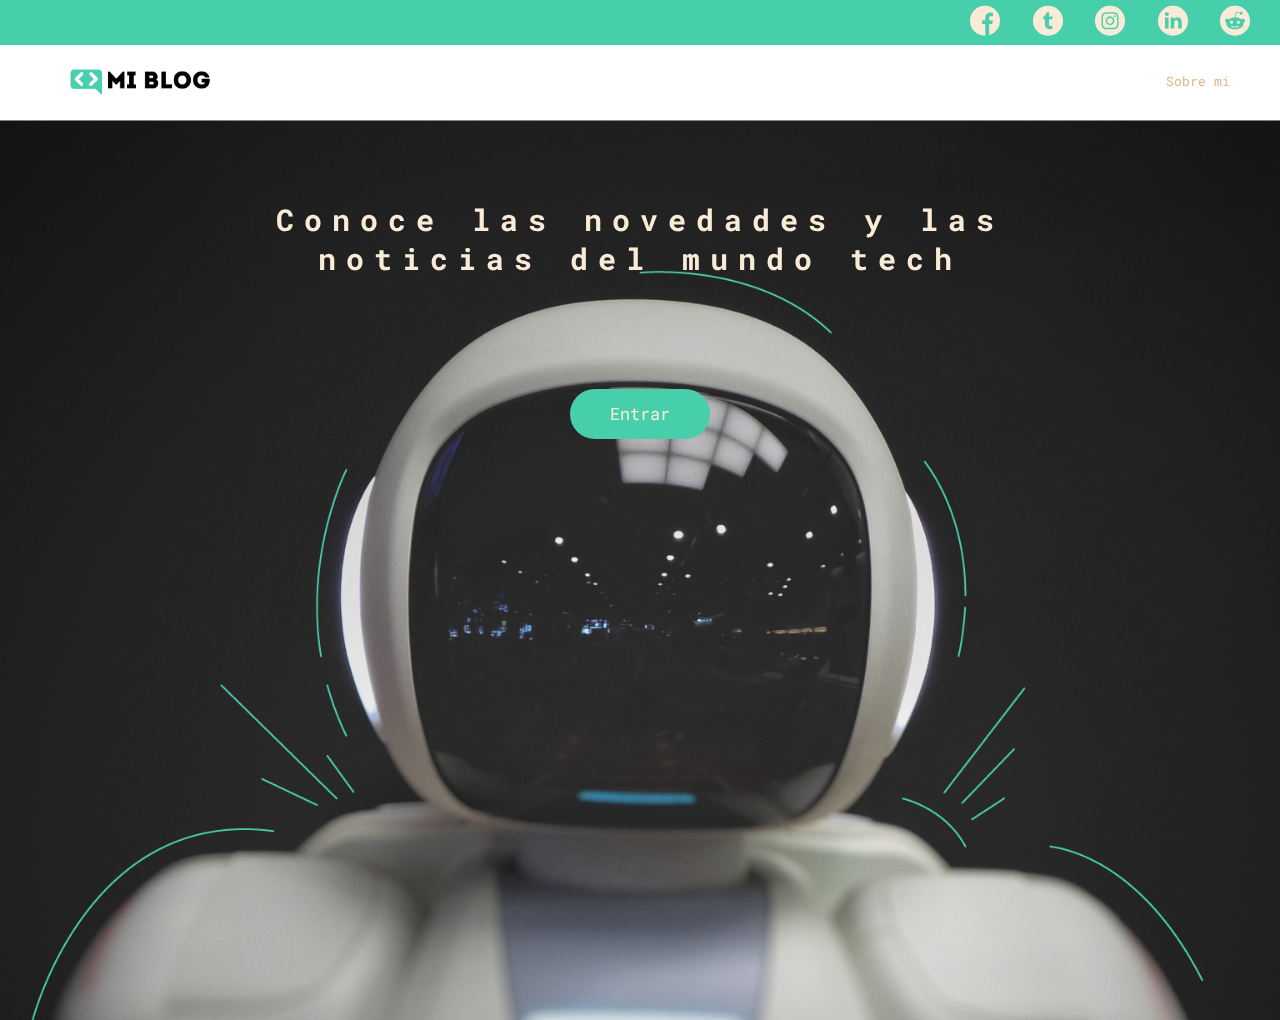
<file: index.html>
<!DOCTYPE html>
<html lang="en">
<head>
    <meta charset="UTF-8">
    <meta http-equiv="X-UA-Compatible" content="IE=edge">
    <meta name="viewport" content="width=device-width, initial-scale=1.0">
    <link rel="stylesheet" href="./css/main.css">
    <link rel="stylesheet" href="./css/font/flaticon.css">
    <link rel="stylesheet" href="./css/media-queries.css">
    <title>Mi blog</title>
</head>
<body class="home-body">

    <header>
        <section class="header-icons-container">
            <div class="icons-container">
                <a href=""> <span class="flaticon-001-facebook"></span> </a>

                <a href=""> <span class="flaticon-002-twitter"></span> </a>

                <a href=""> <span class="flaticon-011-instagram"></span> </a>

                <a href=""> <span class="flaticon-010-linkedin"></span> </a>

                <a href=""> <span class="flaticon-015-reddit"></span> </a>
            </div>
        </section>

        <nav>
            <section class="nav-logo-container">
                <a href="./index.html"> <img src="./assets/img/Logo-negro.png" alt="Logo de mi blog"> </a>
            </section>

            <section class="nav-profileLink">
                <a href="perfil.html">Sobre mi</a>
            </section>
        </nav>
    </header>

    <main class="home-main">
        <section>
            <p class="home-main-text">Conoce las novedades y las noticias del mundo tech</p>

            <a class="home-main-button" href="./blogs.html"/blogs.html">Entrar</a>
        </section>
    </main>

</body>
</html>
</file>
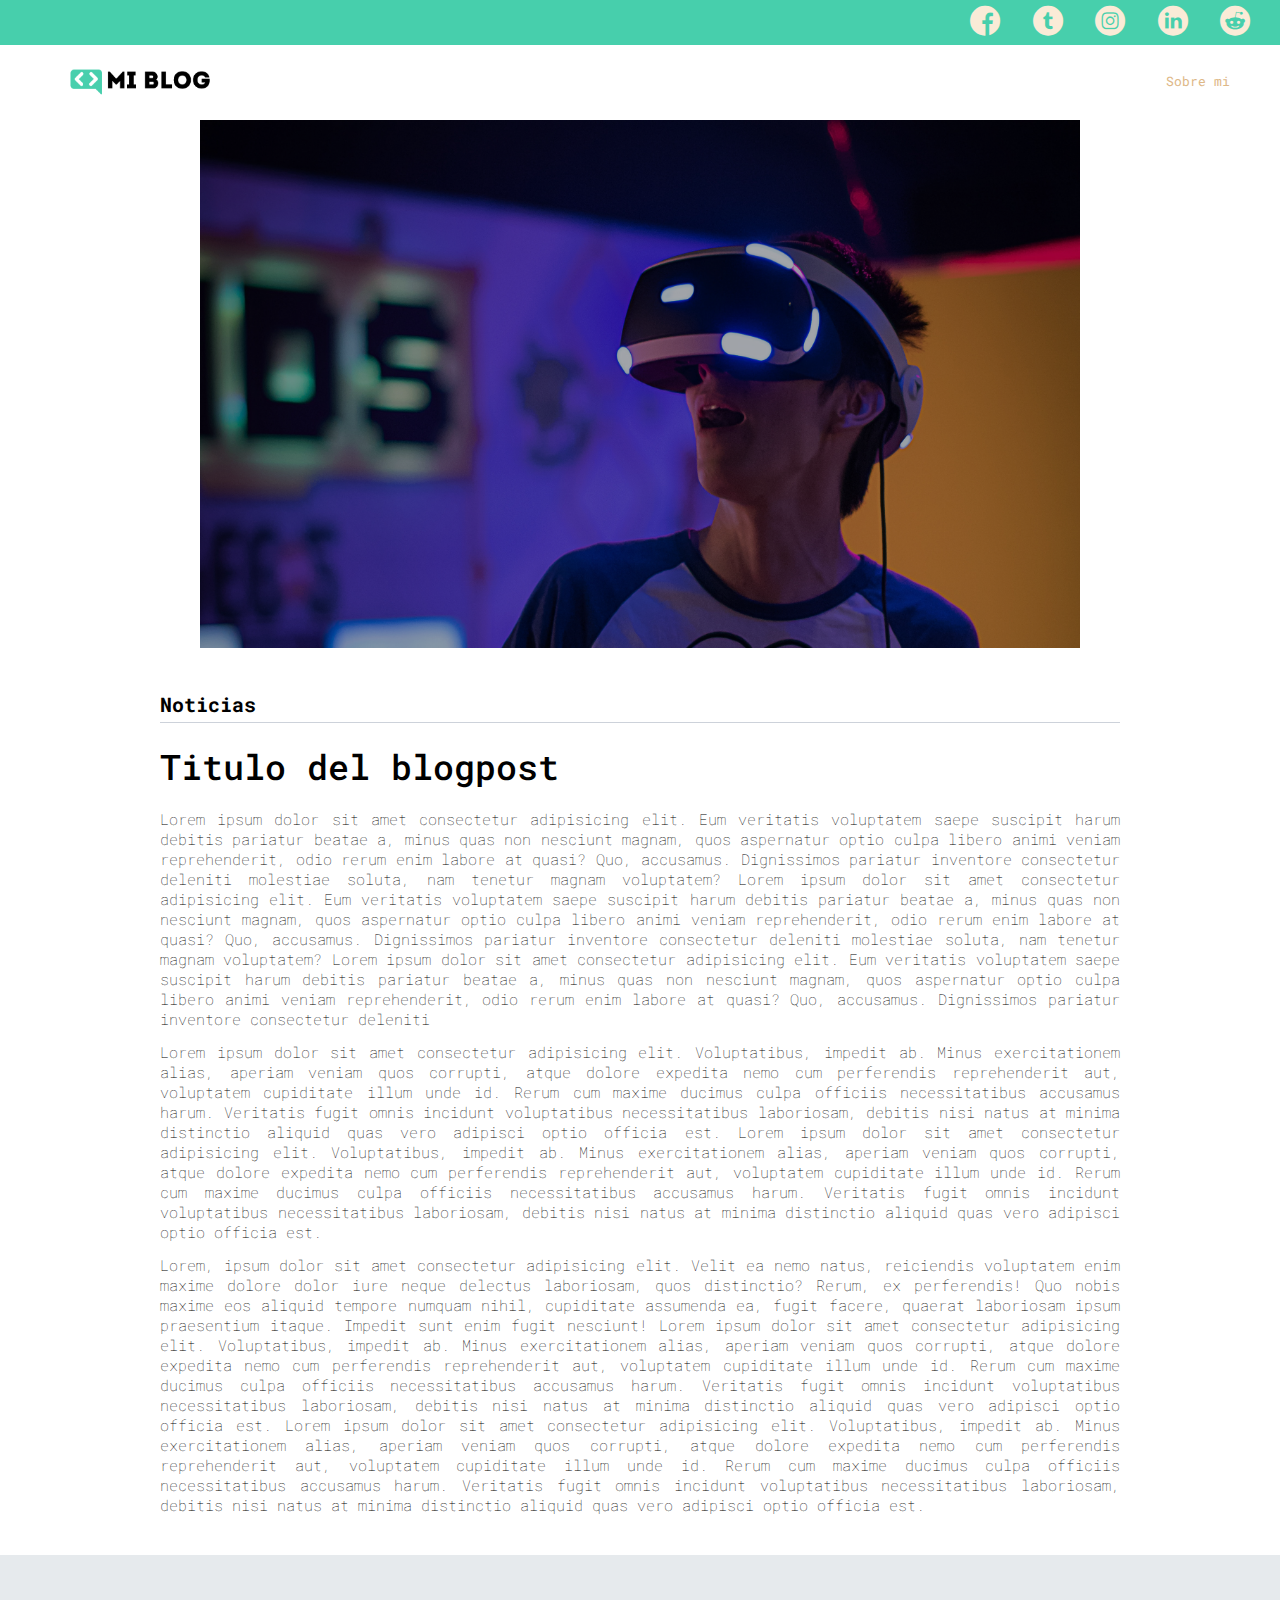
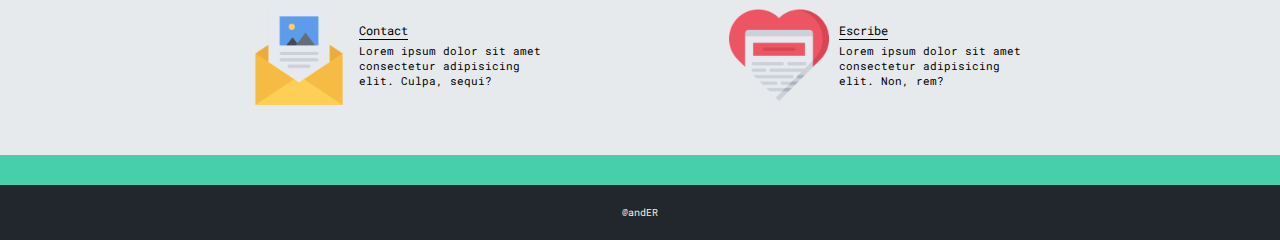
<file: blog.html>
<!DOCTYPE html>
<html lang="en">
<head>
    <meta charset="UTF-8">
    <meta http-equiv="X-UA-Compatible" content="IE=edge">
    <meta name="viewport" content="width=device-width, initial-scale=1.0">
    <link rel="stylesheet" href="./css/main.css">
    <link rel="stylesheet" href="./css/font/flaticon.css">
    <link rel="stylesheet" href="./css/media-queries.css">
    <title>Blogs</title>
</head>
<body>

    <header>
        <section class="header-icons-container">
            <div class="icons-container">
                <a href=""> <span class="flaticon-001-facebook"></span> </a>
                <a href=""> <span class="flaticon-002-twitter"></span> </a>
                <a href=""> <span class="flaticon-011-instagram"></span> </a>
                <a href=""> <span class="flaticon-010-linkedin"></span> </a>
                <a href=""> <span class="flaticon-015-reddit"></span> </a>
            </div>
        </section>

        <nav>
            <section class="nav-logo-container">
                <a href="./index.html"> <img src="./assets/img/Logo-negro.png" alt="Logo de mi blog"> </a>
            </section>

            <section class="nav-profileLink">
                <a href="perfil.html">Sobre mi</a>
            </section>
        </nav>
    </header>
    <!------------------------------------------------------------------>

    <main>
        <section class="grid-container blogpost-img-container">
            <img src="./assets/img/post-1.png" alt="">
        </section>

        <section class="blogpost-main-container">
            <div class="grid-container">
                <h2>Noticias</h2>
                <article>
                    <h1>Titulo del blogpost</h1>
                    <p>
                        Lorem ipsum dolor sit amet consectetur adipisicing elit. Eum veritatis voluptatem saepe suscipit harum debitis pariatur beatae a, minus quas non nesciunt magnam, quos aspernatur optio culpa libero animi veniam reprehenderit, odio rerum enim labore at quasi? Quo, accusamus. Dignissimos pariatur inventore consectetur deleniti molestiae soluta, nam tenetur magnam voluptatem? Lorem ipsum dolor sit amet consectetur adipisicing elit. Eum veritatis voluptatem saepe suscipit harum debitis pariatur beatae a, minus quas non nesciunt magnam, quos aspernatur optio culpa libero animi veniam reprehenderit, odio rerum enim labore at quasi? Quo, accusamus. Dignissimos pariatur inventore consectetur deleniti molestiae soluta, nam tenetur magnam voluptatem? Lorem ipsum dolor sit amet consectetur adipisicing elit. Eum veritatis voluptatem saepe suscipit harum debitis pariatur beatae a, minus quas non nesciunt magnam, quos aspernatur optio culpa libero animi veniam reprehenderit, odio rerum enim labore at quasi? Quo, accusamus. Dignissimos pariatur inventore consectetur deleniti
                    </p><br>

                    <p>
                        Lorem ipsum dolor sit amet consectetur adipisicing elit. Voluptatibus, impedit ab. Minus exercitationem alias, aperiam veniam quos corrupti, atque dolore expedita nemo cum perferendis reprehenderit aut, voluptatem cupiditate illum unde id. Rerum cum maxime ducimus culpa officiis necessitatibus accusamus harum. Veritatis fugit omnis incidunt voluptatibus necessitatibus laboriosam, debitis nisi natus at minima distinctio aliquid quas vero adipisci optio officia est. Lorem ipsum dolor sit amet consectetur adipisicing elit. Voluptatibus, impedit ab. Minus exercitationem alias, aperiam veniam quos corrupti, atque dolore expedita nemo cum perferendis reprehenderit aut, voluptatem cupiditate illum unde id. Rerum cum maxime ducimus culpa officiis necessitatibus accusamus harum. Veritatis fugit omnis incidunt voluptatibus necessitatibus laboriosam, debitis nisi natus at minima distinctio aliquid quas vero adipisci optio officia est.
                    </p><br>

                    <p>
                        Lorem, ipsum dolor sit amet consectetur adipisicing elit. Velit ea nemo natus, reiciendis voluptatem enim maxime dolore dolor iure neque delectus laboriosam, quos distinctio? Rerum, ex perferendis! Quo nobis maxime eos aliquid tempore numquam nihil, cupiditate assumenda ea, fugit facere, quaerat laboriosam ipsum praesentium itaque. Impedit sunt enim fugit nesciunt! Lorem ipsum dolor sit amet consectetur adipisicing elit. Voluptatibus, impedit ab. Minus exercitationem alias, aperiam veniam quos corrupti, atque dolore expedita nemo cum perferendis reprehenderit aut, voluptatem cupiditate illum unde id. Rerum cum maxime ducimus culpa officiis necessitatibus accusamus harum. Veritatis fugit omnis incidunt voluptatibus necessitatibus laboriosam, debitis nisi natus at minima distinctio aliquid quas vero adipisci optio officia est. Lorem ipsum dolor sit amet consectetur adipisicing elit. Voluptatibus, impedit ab. Minus exercitationem alias, aperiam veniam quos corrupti, atque dolore expedita nemo cum perferendis reprehenderit aut, voluptatem cupiditate illum unde id. Rerum cum maxime ducimus culpa officiis necessitatibus accusamus harum. Veritatis fugit omnis incidunt voluptatibus necessitatibus laboriosam, debitis nisi natus at minima distinctio aliquid quas vero adipisci optio officia est.
                    </p>
                </article>
            </div>
        </section>

        <section class="contact-main-container">
            <div class="grid-container container-contact">
                <div class="contact-left">
                    <img src="./assets/img/mensaje.png" alt="">
                    <div class="contact-text">
                        <a href="">Contact</a>
                        <p>Lorem ipsum dolor sit amet consectetur adipisicing elit. Culpa, sequi?</p>
                    </div>
                </div>
    
                <div class="contact-right">
                    <img src="./assets/img/like.png" alt="">
                    <div class="contact-text">
                        <a href="">Escribe</a>
                        <p>Lorem ipsum dolor sit amet consectetur adipisicing elit. Non, rem?</p>
                    </div>
                </div>
            </div>
        </section>
    </main>    

    <!------------------------------------------------------------------>

    <footer>
        <p>@andER</p>
    </footer>

</body>
</html>
</file>
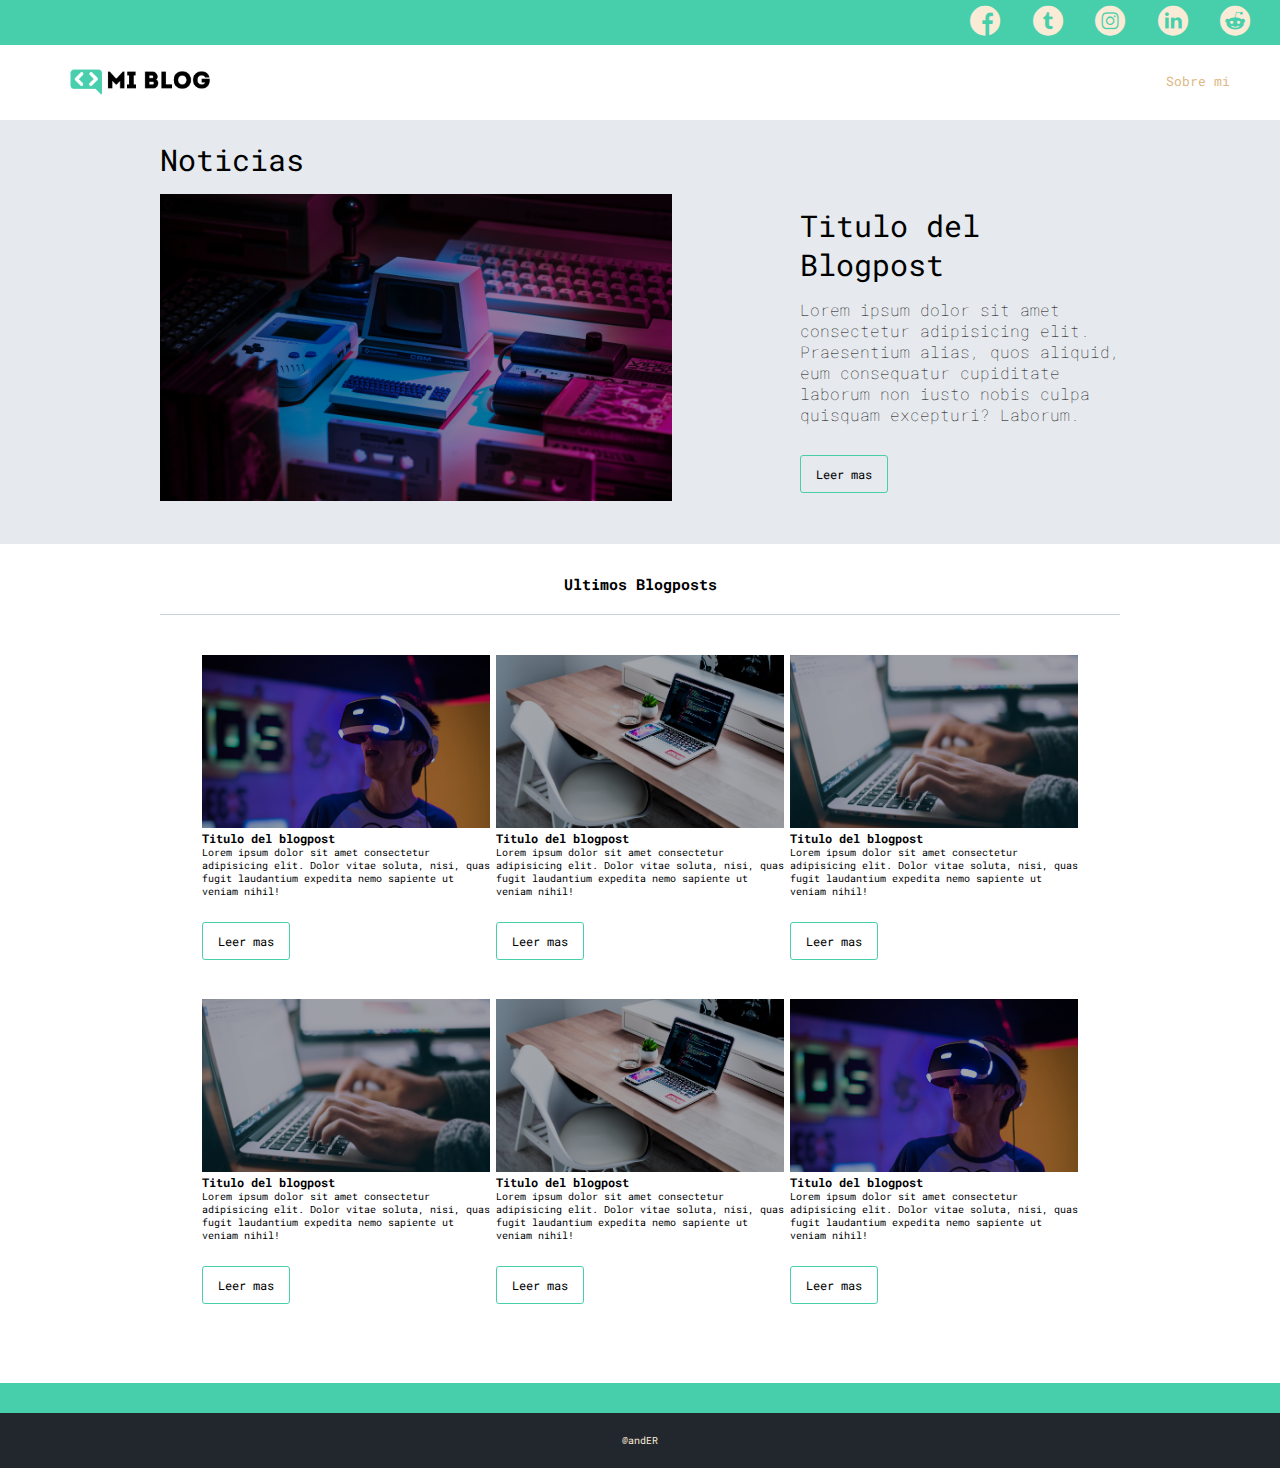
<file: blogs.html>
<!DOCTYPE html>
<html lang="en">
<head>
    <meta charset="UTF-8">
    <meta http-equiv="X-UA-Compatible" content="IE=edge">
    <meta name="viewport" content="width=device-width, initial-scale=1.0">
    <link rel="stylesheet" href="./css/main.css">
    <link rel="stylesheet" href="./css/font/flaticon.css">
    <link rel="stylesheet" href="./css/media-queries.css">
    <title>Blogs</title>
</head>
<body>

    <header>
        <section class="header-icons-container">
            <div class="icons-container">
                <a href=""> <span class="flaticon-001-facebook"></span> </a>
                <a href=""> <span class="flaticon-002-twitter"></span> </a>
                <a href=""> <span class="flaticon-011-instagram"></span> </a>
                <a href=""> <span class="flaticon-010-linkedin"></span> </a>
                <a href=""> <span class="flaticon-015-reddit"></span> </a>
            </div>
        </section>

        <nav>
            <section class="nav-logo-container">
                <a href="./index.html"> <img src="./assets/img/Logo-negro.png" alt="Logo de mi blog"> </a>
            </section>

            <section class="nav-profileLink">
                <a href="perfil.html">Sobre mi</a>
            </section>
        </nav>
    </header>

    <main class="blogs-main">

        <section class="blogs-news-container">
            <div class="grid-container blogs-main-news">
                <h2>Noticias</h2>
                <div class="blogs-news-img-container">
                    <img src="./assets/img/main-news-img.png" alt="Imagen de una computadora">
                </div>


                <div class="blogs-news-info-container">
                    <h2>Titulo del Blogpost</h2>
                    <p>
                        Lorem ipsum dolor sit amet consectetur adipisicing elit. Praesentium alias, quos aliquid, eum consequatur cupiditate laborum non iusto nobis culpa quisquam excepturi? Laborum.
                    </p>
                    <a href="./blog.html" class="Rm-button">Leer mas</a>
                </div>
            </div>
        </section>

        <!------------------------------------------------------------------>

        <section class="blogs-posts-container">
            <div class="grid-container">

                <h2>Ultimos Blogposts</h2>

                <article class="post-container">
                    <img src="./assets/img/post-1.png" alt="">

                    <h3>Titulo del blogpost</h3>

                    <p>
                        Lorem ipsum dolor sit amet consectetur adipisicing elit. Dolor vitae soluta, nisi, quas fugit laudantium expedita nemo sapiente ut veniam nihil!
                    </p>

                    <a href="./blog.html" class="Rm-button">Leer mas</a>
                </article>

                <article class="post-container">
                    <img src="./assets/img/post-2.png" alt="">

                    <h3>Titulo del blogpost</h3>

                    <p>
                        Lorem ipsum dolor sit amet consectetur adipisicing elit. Dolor vitae soluta, nisi, quas fugit laudantium expedita nemo sapiente ut veniam nihil!
                    </p>

                    <a href="./blog.html" class="Rm-button">Leer mas</a>
                </article>


                <article class="post-container">
                    <img src="./assets/img/post-3.png" alt="">

                    <h3>Titulo del blogpost</h3>

                    <p>
                        Lorem ipsum dolor sit amet consectetur adipisicing elit. Dolor vitae soluta, nisi, quas fugit laudantium expedita nemo sapiente ut veniam nihil!
                    </p>

                    <a href="./blog.html" class="Rm-button">Leer mas</a>
                </article>


                <article class="post-container">
                    <img src="./assets/img/post-3.png" alt="">

                    <h3>Titulo del blogpost</h3>

                    <p>
                        Lorem ipsum dolor sit amet consectetur adipisicing elit. Dolor vitae soluta, nisi, quas fugit laudantium expedita nemo sapiente ut veniam nihil!
                    </p>

                    <a href="./blog.html" class="Rm-button">Leer mas</a>
                </article>


                <article class="post-container">
                    <img src="./assets/img/post-2.png" alt="">

                    <h3>Titulo del blogpost</h3>

                    <p>
                        Lorem ipsum dolor sit amet consectetur adipisicing elit. Dolor vitae soluta, nisi, quas fugit laudantium expedita nemo sapiente ut veniam nihil!
                    </p>

                    <a href="./blog.html" class="Rm-button">Leer mas</a>
                </article>


                <article class="post-container">
                    <img src="./assets/img/post-1.png" alt="">

                    <h3>Titulo del blogpost</h3>

                    <p>
                        Lorem ipsum dolor sit amet consectetur adipisicing elit. Dolor vitae soluta, nisi, quas fugit laudantium expedita nemo sapiente ut veniam nihil!
                    </p>

                    <a href="./blog.html" class="Rm-button">Leer mas</a>
                </article>


            </div>
        </section>

    </main>

    <!------------------------------------------------------------------>

    <footer>
        <p>@andER</p>
    </footer>

</body>
</html>
</file>
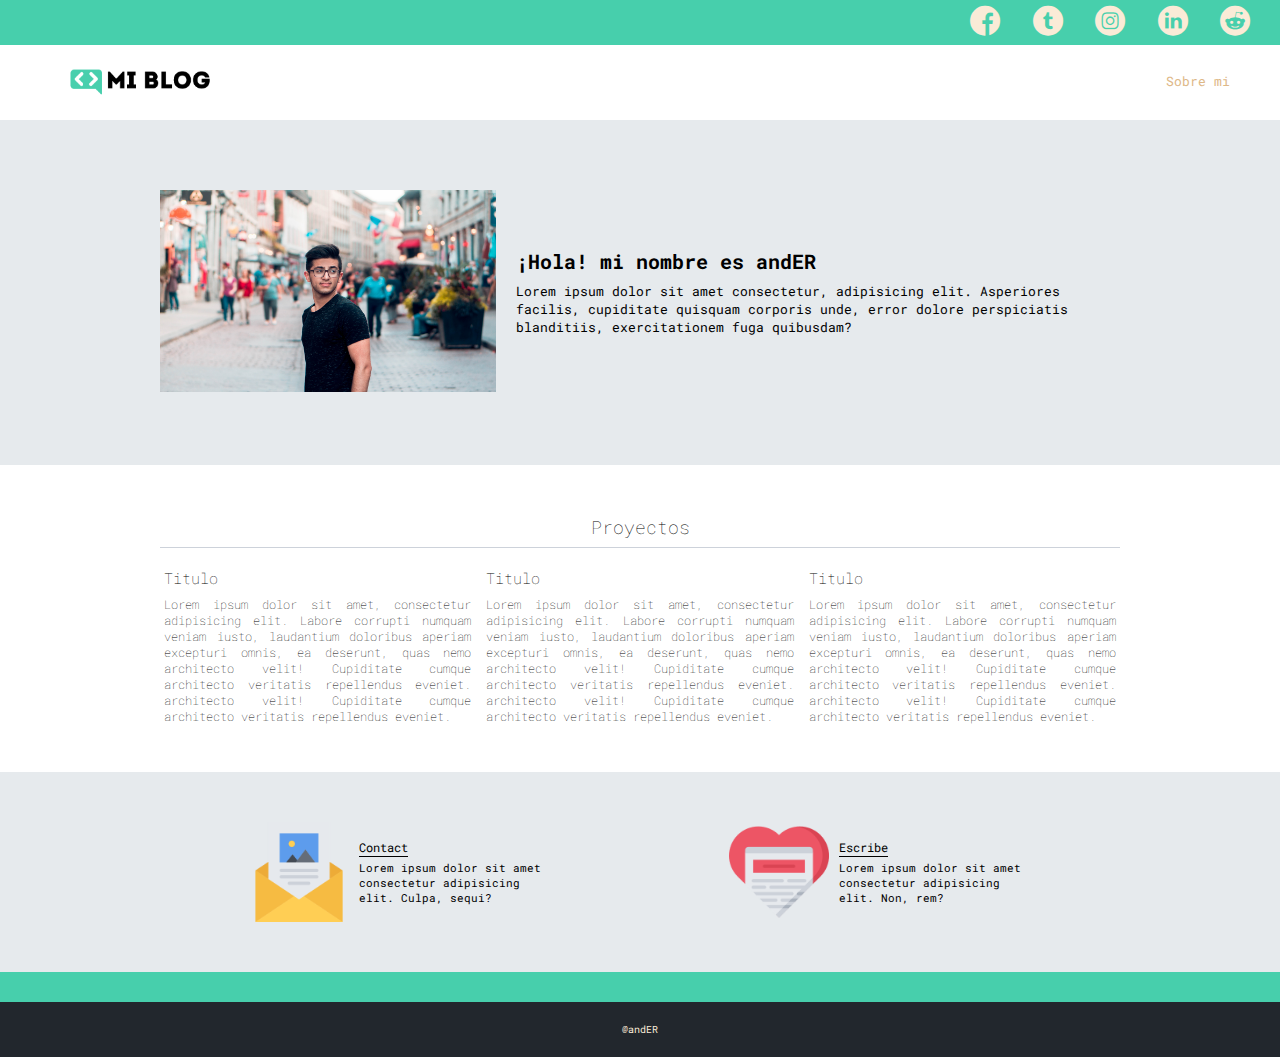
<file: perfil.html>
<!DOCTYPE html>
<html lang="en">
<head>
    <meta charset="UTF-8">
    <meta http-equiv="X-UA-Compatible" content="IE=edge">
    <meta name="viewport" content="width=device-width, initial-scale=1.0">
    <link rel="stylesheet" href="./css/main.css">
    <link rel="stylesheet" href="./css/font/flaticon.css">
    <link rel="stylesheet" href="./css/media-queries.css">
    <title>Blogs</title>
</head>
<body>

    <header>
        <section class="header-icons-container">
            <div class="icons-container">
                <a href=""> <span class="flaticon-001-facebook"></span> </a>
                <a href=""> <span class="flaticon-002-twitter"></span> </a>
                <a href=""> <span class="flaticon-011-instagram"></span> </a>
                <a href=""> <span class="flaticon-010-linkedin"></span> </a>
                <a href=""> <span class="flaticon-015-reddit"></span> </a>
            </div>
        </section>

        <nav>
            <section class="nav-logo-container">
                <a href="./index.html"> <img src="./assets/img/Logo-negro.png" alt="Logo de mi blog"> </a>
            </section>

            <section class="nav-profileLink">
                <a href="perfil.html">Sobre mi</a>
            </section>
        </nav>
    </header>
    <!------------------------------------------------------------------>

    <main>

        <section class="profile-main">
            <div class="grid-container container-profile">
                <div class="profile-img-container">
                    <img src="./assets/img/profile-pic.jpg" alt="">
                </div>
    
                <div class="profile-text-container">
                    <h2>¡Hola! mi nombre es andER</h2>
                    <p>
                        Lorem ipsum dolor sit amet consectetur, adipisicing elit. Asperiores facilis, cupiditate quisquam corporis unde, error dolore perspiciatis blanditiis, exercitationem fuga quibusdam?
                    </p>
                </div>
            </div>
        </section>


        <section class="projects-main">
            <div class="grid-container">
                <h2>Proyectos</h2>

                <div class="projects-main-container">
                    <article class="proyect-card">
                        <h4>Titulo</h4>
                        <p>
                            Lorem ipsum dolor sit amet, consectetur adipisicing elit. Labore corrupti numquam veniam iusto, laudantium doloribus aperiam excepturi omnis, ea deserunt, quas nemo architecto velit! Cupiditate cumque architecto veritatis repellendus eveniet.
                            architecto velit! Cupiditate cumque architecto veritatis repellendus eveniet.
                        </p>
                    </article>

                    <article class="proyect-card">
                        <h4>Titulo</h4>
                        <p>
                            Lorem ipsum dolor sit amet, consectetur adipisicing elit. Labore corrupti numquam veniam iusto, laudantium doloribus aperiam excepturi omnis, ea deserunt, quas nemo architecto velit! Cupiditate cumque architecto veritatis repellendus eveniet.
                            architecto velit! Cupiditate cumque architecto veritatis repellendus eveniet.
                        </p>
                    </article>

                    <article class="proyect-card">
                        <h4>Titulo</h4>
                        <p>
                            Lorem ipsum dolor sit amet, consectetur adipisicing elit. Labore corrupti numquam veniam iusto, laudantium doloribus aperiam excepturi omnis, ea deserunt, quas nemo architecto velit! Cupiditate cumque architecto veritatis repellendus eveniet.
                            architecto velit! Cupiditate cumque architecto veritatis repellendus eveniet.
                        </p>
                    </article>
                </div>
            </div>
        </section>


        <section class="contact-main-container">
            <div class="grid-container container-contact">
                <div class="contact-left">
                    <img src="./assets/img/mensaje.png" alt="">
                    <div class="contact-text">
                        <a href="">Contact</a>
                        <p>Lorem ipsum dolor sit amet consectetur adipisicing elit. Culpa, sequi?</p>
                    </div>
                </div>
    
                <div class="contact-right">
                    <img src="./assets/img/like.png" alt="">
                    <div class="contact-text">
                        <a href="">Escribe</a>
                        <p>Lorem ipsum dolor sit amet consectetur adipisicing elit. Non, rem?</p>
                    </div>
                </div>
            </div>
        </section>
    </main>

    <!------------------------------------------------------------------>

    <footer>
        <p>@andER</p>
    </footer>

</body>
</html>
</file>
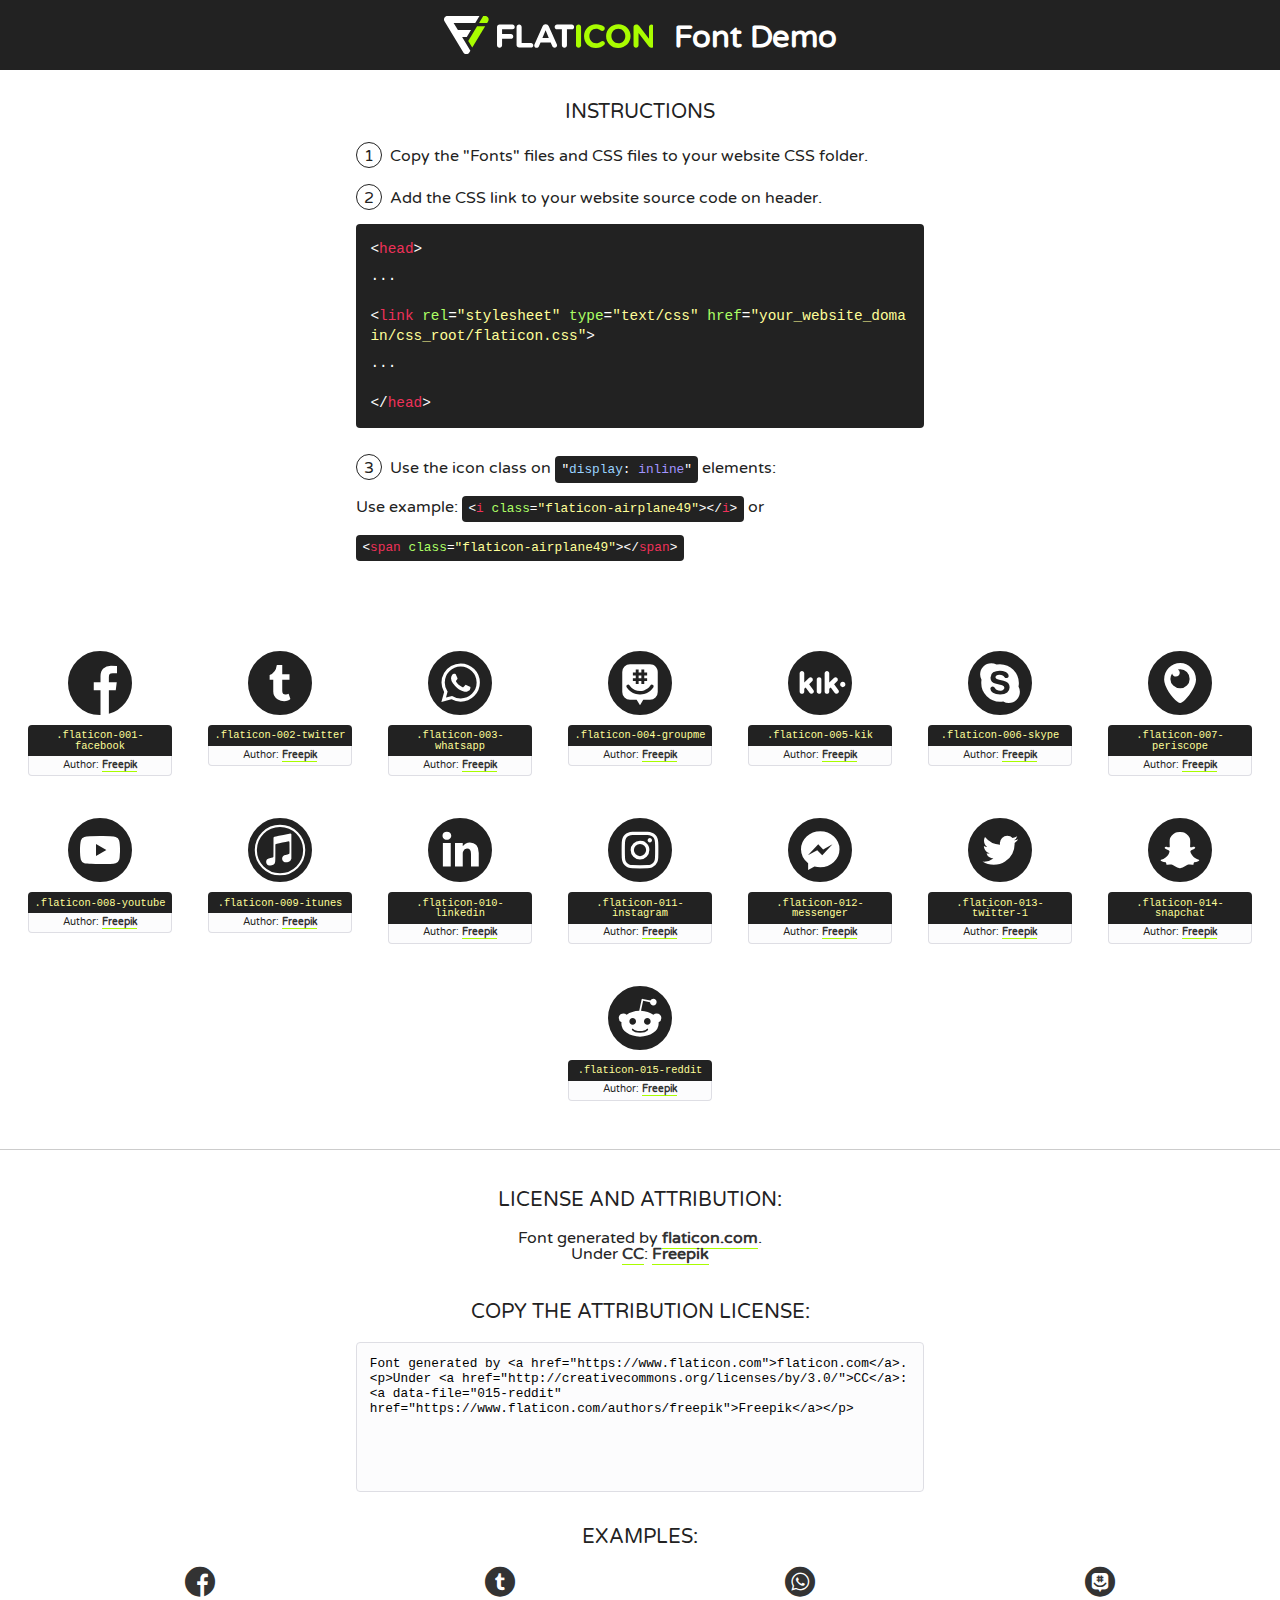
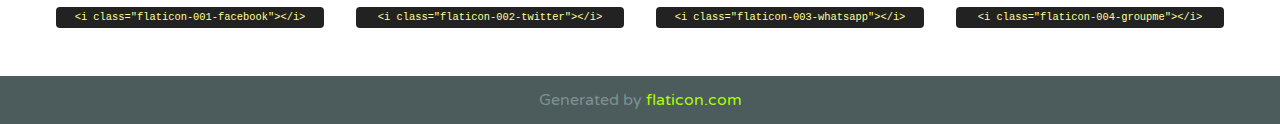
<file: css/font/flaticon.html>
<!DOCTYPE html>
<!--
  Flaticon icon font: Flaticon
  Creation date: 20/12/2018 09:27
-->
<html>
<!DOCTYPE html>
<html>

<head>
    <title>Flaticon WebFont</title>
    <link href="http://fonts.googleapis.com/css?family=Varela+Round" rel="stylesheet" type="text/css" />
    <link rel="stylesheet" type="text/css" href="flaticon.css">
    <meta charset="UTF-8">
    <style>
    html, body, div, span, applet, object, iframe,
    h1, h2, h3, h4, h5, h6, p, blockquote, pre,
    a, abbr, acronym, address, big, cite, code,
    del, dfn, em, img, ins, kbd, q, s, samp,
    small, strike, strong, sub, sup, tt, var,
    b, u, i, center,
    dl, dt, dd, ol, ul, li,
    fieldset, form, label, legend,
    table, caption, tbody, tfoot, thead, tr, th, td,
    article, aside, canvas, details, embed, 
    figure, figcaption, footer, header, hgroup, 
    menu, nav, output, ruby, section, summary,
    time, mark, audio, video {
        margin: 0;
        padding: 0;
        border: 0;
        font-size: 100%;
        font: inherit;
        vertical-align: baseline;
    }
    /* HTML5 display-role reset for older browsers */
    article, aside, details, figcaption, figure, 
    footer, header, hgroup, menu, nav, section {
        display: block;
    }
    body {
        line-height: 1;
    }
    ol, ul {
        list-style: none;
    }
    blockquote, q {
        quotes: none;
    }
    blockquote:before, blockquote:after,
    q:before, q:after {
        content: '';
        content: none;
    }
    table {
        border-collapse: collapse;
        border-spacing: 0;
    }
    body {
        font-family: 'Varela Round', Helvetica, Arial, sans-serif;
        font-size: 16px;
        color: #222;
    }
    a {
        color: #333;
        border-bottom: 1px solid #a9fd00;
        font-weight: bold;
        text-decoration: none;
    }
    * {
        -moz-box-sizing: border-box;
        -webkit-box-sizing: border-box;
        box-sizing: border-box;
        margin: 0;
        padding: 0;
    }
    [class^="flaticon-"]:before, [class*=" flaticon-"]:before, [class^="flaticon-"]:after, [class*=" flaticon-"]:after {
        font-family: Flaticon;
        font-size: 30px;
        font-style: normal;
        margin-left: 20px;
        color: #333;
    }
    .wrapper {
        max-width: 600px;
        margin: auto;
        padding: 0 1em;
    }
    .title {
        font-size: 1.25em;
        text-align: center;
        margin-bottom: 1em;
        text-transform: uppercase;
    }
    header {
        text-align: center;
        background-color: #222;
        color: #fff;
        padding: 1em;
    }
    header .logo {
        width: 210px;
        height: 38px;
        display: inline-block;
        vertical-align: middle;
        margin-right: 1em;
        border: none;
    }
    header strong {
        font-size: 1.95em;
        font-weight: bold;
        vertical-align: middle;
        margin-top: 5px;
        display: inline-block;
    }
    .demo {
        margin: 2em auto;
        line-height: 1.25em;
    }
    .demo ul li {
        margin-bottom: 1em;
    }
    .demo ul li .num {
        color: #222;
        border-radius: 20px;
        display: inline-block;
        width: 26px;
        padding: 3px;
        height: 26px;
        text-align: center;
        margin-right: 0.5em;
        border: 1px solid #222;
    }
    .demo ul li code {
        background-color: #222;
        border-radius: 4px;
        padding: 0.25em 0.5em;
        display: inline-block;
        color: #fff;
        font-family: Consolas,Monaco,Lucida Console,Liberation Mono,DejaVu Sans Mono,Bitstream Vera Sans Mono,Courier New, monospace;
        font-weight: lighter;
        margin-top: 1em;
        font-size: 0.8em;
        word-break: break-all;
    }
    .demo ul li code.big {
        padding: 1em;
        font-size: 0.9em;
    }
    .demo ul li code .red {
        color: #EF3159;
    }
    .demo ul li code .green {
        color: #ACFF65;
    }
    .demo ul li code .yellow {
        color: #FFFF99;
    }
    .demo ul li code .blue {
        color: #99D3FF;
    }
    .demo ul li code .purple {
        color: #A295FF;
    }
    .demo ul li code .dots {
        margin-top: 0.5em;
        display: block;
    }
    #glyphs {
        border-bottom: 1px solid #ccc;
        padding: 2em 0;
        text-align: center;
    }
    .glyph {
        display: inline-block;
        width: 9em;
        margin: 1em;
        text-align: center;
        vertical-align: top;
        background: #FFF;
    }
    .glyph .glyph-icon {
        padding: 10px;
        display: block;
        font-family:"Flaticon";
        font-size: 64px;
        line-height: 1;
    }
    .glyph .glyph-icon:before {
        font-size: 64px;
        color: #222;
        margin-left: 0;
    }
    .class-name {
        font-size: 0.65em;
        background-color: #222;
        color: #fff;
        border-radius: 4px 4px 0 0;
        padding: 0.5em;
        color: #FFFF99;
        font-family: Consolas,Monaco,Lucida Console,Liberation Mono,DejaVu Sans Mono,Bitstream Vera Sans Mono,Courier New, monospace;
    }
    .author-name {
        font-size: 0.6em;
        background-color: #fcfcfd;
        border: 1px solid #DEDEE4;
        border-top: 0;
        border-radius: 0 0 4px 4px;
        padding: 0.5em;
    }
    .class-name:last-child {
        font-size: 10px;
        color:#888;
    }
    .class-name:last-child a {
        font-size: 10px;
        color:#555;
    }
    .class-name:last-child a:hover {
        color:#a9fd00;
    }
    .glyph > input {
        display: block;
        width: 100px;
        margin: 5px auto;
        text-align: center;
        font-size: 12px;
        cursor: text;
    }
    .glyph > input.icon-input {
        font-family:"Flaticon";
        font-size: 16px;
        margin-bottom: 10px;
    }
    .attribution .title {
        margin-top: 2em;
    }
    .attribution textarea {
        background-color: #fcfcfd;
        padding: 1em;
        border: none;
        box-shadow: none;
        border: 1px solid #DEDEE4;
        border-radius: 4px;
        resize: none;
        width: 100%;
        height: 150px;
        font-size: 0.8em;
        font-family: Consolas,Monaco,Lucida Console,Liberation Mono,DejaVu Sans Mono,Bitstream Vera Sans Mono,Courier New, monospace;
        -webkit-appearance: none;
    }
    .iconsuse {
        margin: 2em auto;
        text-align: center;
        max-width: 1200px;
    }
    .iconsuse:after {
        content: '';
        display: table;
        clear: both;
    }
    .iconsuse .image {
        float: left;
        width: 25%;
        padding: 0 1em;
    }
    .iconsuse .image p {
        margin-bottom: 1em;
    }
    .iconsuse .image span {
        display: block;
        font-size: 0.65em;
        background-color: #222;
        color: #fff;
        border-radius: 4px;
        padding: 0.5em;
        color: #FFFF99;
        margin-top: 1em;
        font-family: Consolas,Monaco,Lucida Console,Liberation Mono,DejaVu Sans Mono,Bitstream Vera Sans Mono,Courier New, monospace;
    }
    #footer {
        text-align: center;
        background-color: #4C5B5C;
        color: #7c9192;
        padding: 1em;
    }
    #footer a {
        border: none;
        color: #a9fd00;
        font-weight: normal;
    }
    @media (max-width: 960px) {
        .iconsuse .image {
            width: 50%;
        }
    }
    @media (max-width: 560px) {
        .iconsuse .image {
            width: 100%;
        }
    }
    </style>
</head>

<body class="characters-off">

    <header>
        <a href="https://www.flaticon.com" target="_blank" class="logo">
            <svg version="1.1" xmlns="http://www.w3.org/2000/svg" xmlns:xlink="http://www.w3.org/1999/xlink" xmlns:a="http://ns.adobe.com/AdobeSVGViewerExtensions/3.0/" viewBox="0 0 560.875 102.036" enable-background="new 0 0 560.875 102.036" xml:space="preserve">
                <defs>
                </defs>
                <g>
                    <g class="letters">
                        <path fill="#ffffff" d="M141.596,29.675c0-3.777,2.985-6.767,6.764-6.767h34.438c3.426,0,6.15,2.728,6.15,6.15
                        c0,3.43-2.724,6.149-6.15,6.149h-27.674v13.091h23.719c3.429,0,6.151,2.724,6.151,6.15c0,3.43-2.723,6.149-6.151,6.149h-23.719
                        v17.574c0,3.773-2.986,6.761-6.764,6.761c-3.779,0-6.764-2.989-6.764-6.761V29.675z"></path>
                        <path fill="#ffffff" d="M193.844,29.149c0-3.781,2.985-6.767,6.764-6.767c3.776,0,6.763,2.985,6.763,6.767v42.957h25.039
                        c3.426,0,6.149,2.726,6.149,6.153c0,3.425-2.723,6.15-6.149,6.15h-31.802c-3.779,0-6.764-2.986-6.764-6.768V29.149z"></path>
                        <path fill="#ffffff" d="M241.891,75.71l21.438-48.407c1.492-3.341,4.215-5.357,7.906-5.357h0.792
                        c3.686,0,6.323,2.017,7.815,5.357l21.439,48.407c0.436,0.967,0.701,1.845,0.701,2.723c0,3.602-2.809,6.501-6.414,6.501
                        c-3.161,0-5.269-1.845-6.499-4.655l-4.132-9.661h-27.059l-4.301,10.102c-1.144,2.631-3.426,4.214-6.237,4.214
                        c-3.517,0-6.24-2.81-6.24-6.325C241.1,77.64,241.451,76.677,241.891,75.71z M279.932,58.666l-8.521-20.297l-8.526,20.297H279.932
                        z"></path>
                        <path fill="#ffffff" d="M314.864,35.387H301.86c-3.429,0-6.239-2.813-6.239-6.238c0-3.429,2.811-6.24,6.239-6.24h39.533
                        c3.426,0,6.237,2.811,6.237,6.24c0,3.425-2.811,6.238-6.237,6.238h-13.001v42.785c0,3.773-2.99,6.761-6.764,6.761
                        c-3.779,0-6.764-2.989-6.764-6.761V35.387z"></path>
                        <path fill="#A9FD00" d="M352.615,29.149c0-3.781,2.985-6.767,6.767-6.767c3.774,0,6.761,2.985,6.761,6.767v49.024
                        c0,3.773-2.987,6.761-6.761,6.761c-3.781,0-6.767-2.989-6.767-6.761V29.149z"></path>
                        <path fill="#A9FD00" d="M374.132,53.836v-0.179c0-17.481,13.178-31.801,32.065-31.801c9.22,0,15.459,2.458,20.557,6.238
                        c1.402,1.054,2.637,2.985,2.637,5.357c0,3.692-2.985,6.59-6.681,6.59c-1.845,0-3.071-0.702-4.044-1.319
                        c-3.776-2.813-7.729-4.393-12.562-4.393c-10.364,0-17.831,8.611-17.831,19.154v0.173c0,10.542,7.291,19.329,17.831,19.329
                        c5.715,0,9.492-1.756,13.359-4.834c1.049-0.874,2.458-1.491,4.039-1.491c3.429,0,6.325,2.813,6.325,6.236
                        c0,2.106-1.056,3.78-2.282,4.834c-5.539,4.834-12.036,7.733-21.878,7.733C387.572,85.464,374.132,71.493,374.132,53.836z"></path>
                        <path fill="#A9FD00" d="M433.009,53.836v-0.179c0-17.481,13.79-31.801,32.766-31.801c18.981,0,32.592,14.143,32.592,31.628v0.173
                        c0,17.483-13.785,31.807-32.769,31.807C446.625,85.464,433.009,71.32,433.009,53.836z M484.224,53.836v-0.179
                        c0-10.539-7.725-19.326-18.626-19.326c-10.893,0-18.449,8.611-18.449,19.154v0.173c0,10.542,7.73,19.329,18.626,19.329
                        C476.676,72.986,484.224,64.378,484.224,53.836z"></path>
                        <path fill="#A9FD00" d="M506.233,29.321c0-3.774,2.99-6.763,6.767-6.763h1.401c3.252,0,5.183,1.583,7.029,3.953l26.093,34.265
                        V29.059c0-3.692,2.99-6.677,6.681-6.677c3.683,0,6.671,2.985,6.671,6.677v48.934c0,3.78-2.987,6.765-6.764,6.765h-0.436
                        c-3.257,0-5.188-1.581-7.034-3.953l-27.056-35.492v32.944c0,3.687-2.985,6.676-6.678,6.676c-3.683,0-6.673-2.989-6.673-6.676
                        V29.321z"></path>
                    </g>
                    <g class="insignia">
                        <path fill="#ffffff" d="M48.372,56.137h12.517l11.156-18.537H37.186L25.688,18.539h57.825L94.668,0H9.271
                        C5.925,0,2.842,1.801,1.198,4.716c-1.644,2.907-1.593,6.482,0.134,9.343l50.38,83.501c1.678,2.781,4.689,4.476,7.938,4.476
                        c3.246,0,6.257-1.695,7.935-4.476l2.898-4.804L48.372,56.137z"></path>
                        <g class="i">
                            <path fill="#A9FD00" d="M93.575,18.539h0.031v0.004l21.652,0.004l2.705-4.488c1.727-2.861,1.778-6.436,0.133-9.343
                            C116.454,1.801,113.371,0,110.026,0h-5.294L93.575,18.539z"></path>
                            <polygon fill="#A9FD00" points="88.291,27.356 64.725,66.486 75.519,84.404 109.942,27.356"></polygon>
                        </g>
                    </g>
                </g>
            </svg>
        </a>
        <strong>Font Demo</strong>
    </header>


    <section class="demo wrapper">

        <p class="title">Instructions</p>

        <ul>
            <li>
                <span class="num">1</span>Copy the "Fonts" files and CSS files to your website CSS folder.
            </li>
            <li>
                <span class="num">2</span>Add the CSS link to your website source code on header.
                <code class="big">
                    &lt;<span class="red">head</span>&gt;
                    <br/><span class="dots">...</span>
                    <br/>&lt;<span class="red">link</span> <span class="green">rel</span>=<span class="yellow">"stylesheet"</span> <span class="green">type</span>=<span class="yellow">"text/css"</span> <span class="green">href</span>=<span class="yellow">"your_website_domain/css_root/flaticon.css"</span>&gt;
                    <br/><span class="dots">...</span>
                    <br/>&lt;/<span class="red">head</span>&gt;
                </code>
            </li>

            <li>
                <p>
                    <span class="num">3</span>Use the icon class on <code>"<span class="blue">display</span>:<span class="purple"> inline</span>"</code> elements:
                    <br />
                    Use example: <code>&lt;<span class="red">i</span> <span class="green">class</span>=<span class="yellow">&quot;flaticon-airplane49&quot;</span>&gt;&lt;/<span class="red">i</span>&gt;</code> or <code>&lt;<span class="red">span</span> <span class="green">class</span>=<span class="yellow">&quot;flaticon-airplane49&quot;</span>&gt;&lt;/<span class="red">span</span>&gt;</code>
            </li>
        </ul>

    </section>




   <section id="glyphs">          
    
      
        <div class="glyph"><div class="glyph-icon flaticon-001-facebook"></div>
            <div class="class-name">.flaticon-001-facebook</div>
            <div class="author-name">Author: <a data-file="001-facebook" href="https://www.flaticon.com/authors/freepik">Freepik</a> </div> 
        </div>        
        
        <div class="glyph"><div class="glyph-icon flaticon-002-twitter"></div>
            <div class="class-name">.flaticon-002-twitter</div>
            <div class="author-name">Author: <a data-file="002-twitter" href="https://www.flaticon.com/authors/freepik">Freepik</a> </div> 
        </div>        
        
        <div class="glyph"><div class="glyph-icon flaticon-003-whatsapp"></div>
            <div class="class-name">.flaticon-003-whatsapp</div>
            <div class="author-name">Author: <a data-file="003-whatsapp" href="https://www.flaticon.com/authors/freepik">Freepik</a> </div> 
        </div>        
        
        <div class="glyph"><div class="glyph-icon flaticon-004-groupme"></div>
            <div class="class-name">.flaticon-004-groupme</div>
            <div class="author-name">Author: <a data-file="004-groupme" href="https://www.flaticon.com/authors/freepik">Freepik</a> </div> 
        </div>        
        
        <div class="glyph"><div class="glyph-icon flaticon-005-kik"></div>
            <div class="class-name">.flaticon-005-kik</div>
            <div class="author-name">Author: <a data-file="005-kik" href="https://www.flaticon.com/authors/freepik">Freepik</a> </div> 
        </div>        
        
        <div class="glyph"><div class="glyph-icon flaticon-006-skype"></div>
            <div class="class-name">.flaticon-006-skype</div>
            <div class="author-name">Author: <a data-file="006-skype" href="https://www.flaticon.com/authors/freepik">Freepik</a> </div> 
        </div>        
        
        <div class="glyph"><div class="glyph-icon flaticon-007-periscope"></div>
            <div class="class-name">.flaticon-007-periscope</div>
            <div class="author-name">Author: <a data-file="007-periscope" href="https://www.flaticon.com/authors/freepik">Freepik</a> </div> 
        </div>        
        
        <div class="glyph"><div class="glyph-icon flaticon-008-youtube"></div>
            <div class="class-name">.flaticon-008-youtube</div>
            <div class="author-name">Author: <a data-file="008-youtube" href="https://www.flaticon.com/authors/freepik">Freepik</a> </div> 
        </div>        
        
        <div class="glyph"><div class="glyph-icon flaticon-009-itunes"></div>
            <div class="class-name">.flaticon-009-itunes</div>
            <div class="author-name">Author: <a data-file="009-itunes" href="https://www.flaticon.com/authors/freepik">Freepik</a> </div> 
        </div>        
        
        <div class="glyph"><div class="glyph-icon flaticon-010-linkedin"></div>
            <div class="class-name">.flaticon-010-linkedin</div>
            <div class="author-name">Author: <a data-file="010-linkedin" href="https://www.flaticon.com/authors/freepik">Freepik</a> </div> 
        </div>        
        
        <div class="glyph"><div class="glyph-icon flaticon-011-instagram"></div>
            <div class="class-name">.flaticon-011-instagram</div>
            <div class="author-name">Author: <a data-file="011-instagram" href="https://www.flaticon.com/authors/freepik">Freepik</a> </div> 
        </div>        
        
        <div class="glyph"><div class="glyph-icon flaticon-012-messenger"></div>
            <div class="class-name">.flaticon-012-messenger</div>
            <div class="author-name">Author: <a data-file="012-messenger" href="https://www.flaticon.com/authors/freepik">Freepik</a> </div> 
        </div>        
        
        <div class="glyph"><div class="glyph-icon flaticon-013-twitter-1"></div>
            <div class="class-name">.flaticon-013-twitter-1</div>
            <div class="author-name">Author: <a data-file="013-twitter-1" href="https://www.flaticon.com/authors/freepik">Freepik</a> </div> 
        </div>        
        
        <div class="glyph"><div class="glyph-icon flaticon-014-snapchat"></div>
            <div class="class-name">.flaticon-014-snapchat</div>
            <div class="author-name">Author: <a data-file="014-snapchat" href="https://www.flaticon.com/authors/freepik">Freepik</a> </div> 
        </div>        
        
        <div class="glyph"><div class="glyph-icon flaticon-015-reddit"></div>
            <div class="class-name">.flaticon-015-reddit</div>
            <div class="author-name">Author: <a data-file="015-reddit" href="https://www.flaticon.com/authors/freepik">Freepik</a> </div> 
        </div>        
        

    </section>



    <section class="attribution wrapper"   style="text-align:center;">

      <div class="title">License and attribution:</div><div class="attrDiv">Font generated by <a href="https://www.flaticon.com">flaticon.com</a>. <div><p>Under <a href="http://creativecommons.org/licenses/by/3.0/">CC</a>: <a data-file="015-reddit" href="https://www.flaticon.com/authors/freepik">Freepik</a></p>  </div>
      </div>
      <div class="title">Copy the Attribution License:</div>

    <textarea onclick="this.focus();this.select();">Font generated by &lt;a href=&quot;https://www.flaticon.com&quot;&gt;flaticon.com&lt;/a&gt;. <p>Under <a href="http://creativecommons.org/licenses/by/3.0/">CC</a>: <a data-file="015-reddit" href="https://www.flaticon.com/authors/freepik">Freepik</a></p>  
     </textarea>

    </section>

    <section class="iconsuse">

          <div class="title">Examples:</div>            
             
            <div class="image">
                <p>
                    <i class="glyph-icon flaticon-001-facebook"></i> 
                    <span>&lt;i class=&quot;flaticon-001-facebook&quot;&gt;&lt;/i&gt;</span>
                </p>
            </div>
            
            <div class="image">
                <p>
                    <i class="glyph-icon flaticon-002-twitter"></i> 
                    <span>&lt;i class=&quot;flaticon-002-twitter&quot;&gt;&lt;/i&gt;</span>
                </p>
            </div>
            
            <div class="image">
                <p>
                    <i class="glyph-icon flaticon-003-whatsapp"></i> 
                    <span>&lt;i class=&quot;flaticon-003-whatsapp&quot;&gt;&lt;/i&gt;</span>
                </p>
            </div>
            
            <div class="image">
                <p>
                    <i class="glyph-icon flaticon-004-groupme"></i> 
                    <span>&lt;i class=&quot;flaticon-004-groupme&quot;&gt;&lt;/i&gt;</span>
                </p>
            </div>
                       
        </div>
                            
    </section>

<div id="footer">
    <div>Generated by <a href="https://www.flaticon.com">flaticon.com</a>
    </div>
</div>



</body>
</html>
</file>
<file: css/main.css>
@import url('https://fonts.googleapis.com/css2?family=Roboto+Mono:wght@400;500;700&family=Roboto+Slab:wght@400;700&family=Roboto:wght@400;500;700;900&display=swap');
/*

font-family: 'Roboto', sans-serif;
font-family: 'Roboto Mono', monospace;
font-family: 'Roboto Slab', serif;

*/

/*--------------------------------*/
* {
    box-sizing: border-box;
    padding: 0;
    margin: 0;
}

html{
    font-size: 62.5%;
}

.home-body {
    position: fixed;
}

.grid-container {
    max-width: 980px;
    padding: 0 10px;
    margin: auto;
}

/*--------------------------------*/

body {
    font-family: 'Roboto Mono', monospace;
    top: 0;
    left: 0;
    right: 0;
    bottom: 0;
}

a {
    text-decoration: none;
    color: black;
    padding-bottom: 2px;
}

/*----------------------------------
Header
*/

header {
    width: 100%;
    height: 120px;
    display: grid;
    grid-template-rows: 45px 1fr;
}

header .header-icons-container {
    width: 100%;
    padding: 0 30px;
    display: grid;
    background-color: #47cfac;
}

header .header-icons-container .icons-container {
    width: 300px;
    height: auto;

    display: flex;
    justify-content: space-between;
    align-items: center;
    justify-self: end;
}

header .icons-container span {
    color: antiquewhite;
    transition: all 0.5s;
}

header .icons-container span:hover {
    color: burlywood;
}

nav {
    padding: 0 50px;
    display: grid;
    grid-template-columns: 1fr 1fr;
}

nav .nav-logo-container {
    display: flex;
    align-items: center;
}

nav .nav-logo-container img {
    width: 180px;
}

nav .nav-profileLink {
    display: flex;
    justify-content: flex-end;
    align-items: center;
}

nav .nav-profileLink a {
    font-family: 'Roboto Mono', monospace;
    color: burlywood;
    border-bottom: 1px solid transparent;
    transition: all 0.2s;
    font-size: 13px;
}

nav .nav-profileLink a:hover {
    border-bottom: 1px solid burlywood;
}

/*------------------------------------------------
main
*/

.home-main {
    width: 100%;
    height: 100%;
    position: absolute;
    background-image: url(../assets/img/Cover.png);
    background-size: cover;
    background-position: center;
    background-repeat: no-repeat;

    display: grid;
    grid-template-columns: 1fr 4fr 1fr;
}

.home-main section {
    height: 350px;
    margin-top: 80px;
    display: grid;
    grid-column: 2;
    justify-items: center;
}

.home-main-text {
    text-align: center;
    font-family: 'Roboto Mono', monospace;
    font-size: 30px;
    font-weight: 700;
    letter-spacing: 10px;
    color:antiquewhite;
}

.home-main-button {
    width: 140px;
    height: 50px;
    border-radius: 30px;
    padding-top: 11px;

    border: 2px solid #47cfac;
    background-color: #47cfac;
    color: antiquewhite;

    font-family: 'Roboto Mono', monospace;
    font-size: 17px;
    text-align: center;

    transition: all 0.3s;
    cursor: pointer;
}

.home-main-button:hover {
    background-color: transparent;
    text-decoration: none;
    color: #47cfac;
}

/*-----------------------------------------
Blogs page
*/

.blogs-main {
    display: grid;
}

.blogs-news-container {
    background-color: #e6e9ed;
    padding: 20px 50px 40px;
}

.blogs-main-news {
    display: grid;
    grid-template-columns: 2fr 1fr;
    grid-template-rows: 2fr;
}

.blogs-news-img-container {
    grid-column: 1;
}

.blogs-main-news h2 {
    font-size: 3rem;
    margin-bottom: 15px;
    font-weight: 400;
}

.blogs-news-img-container img {
    width: 80%;
}

.blogs-news-info-container {
    grid-column: 2;

    display: flex;
    flex-direction: column;
    justify-content: center;
}

.blogs-news-info-container p {
    font-size: 1.6rem;
    font-weight: 100;
    margin-bottom: 30px;
}

.Rm-button {
    width: max-content;
    border: 1px solid #47cfac;
    padding: 10px 15px;
    font-size: 12px;
    border-radius: 3px;
    transition: all 0.6s;
}

.Rm-button:hover {
	border: 1px solid white;
	color: white;
	background-color: #48CFAD;
}

.blogs-posts-container {
    padding: 30px 50px 40px;
    text-align: center;
}

.blogs-posts-container h2 {
    border-bottom: 1px solid #cdd2da;
    padding-bottom: 20px;
    margin-bottom: 40px;
    text-align: center;
}

.blogs-posts-container .post-container {
    display: inline-block;
    max-width: 30%;
    min-width: 200px;
    margin-bottom: 50px;
    text-align: left;
}

.blogs-posts-container .post-container img {
    width: 100%;
}

.blogs-posts-container .post-container p {
    margin-bottom: 35px;
}

/* Footer */

footer {
    width: 100%;
    height: 85px;
    background-color: #22272d;
    border-top: 30px solid #47cfac;

    display: flex;
    justify-content: center;
    align-items: center;
}

footer p {
    color: antiquewhite;
}

/* Blog page */

.blogpost-img-container {
    padding: 0 50px 40px;
}

.blogpost-img-container img {
    width: 100%;
}

.blogpost-main-container{
    padding: 0 50px 40px;
}

.blogpost-main-container h2 {
    padding-bottom: 5px;
    font-size: 2rem;
    border-bottom: 1px solid #cdd2da;
}

.blogpost-main-container h1 {
    font-size: 3.5rem;
    font-weight: 500;
    margin: 20px 0;
}

.blogpost-main-container p {
    text-align: justify;
    font-size: 1.5rem;
    font-weight: 100;
}

/* Contact Area */

.contact-main-container {
    width: 100%;
    padding: 40px 0;
    height: auto;

    background-color: #e6eaed;
}



.container-contact {
    display: flex;
    flex-wrap: wrap;
}



.contact-left {
    width: 50%;

    padding: 10px 0;
    height: auto;

    display: flex;
    gap: 10px;
    justify-content: center;
    align-items: center;
}

.contact-left img{
    width: 100px;
}

.contact-left .contact-text{
    width: 40%;
}

.contact-left .contact-text a {
    font-size: 1.2rem;
    padding-bottom: 1px;
    border-bottom: 1px solid black;
}

.contact-left .contact-text p {
    font-size: 1.1rem;
    margin-top: 5px;
}





.contact-right {
    width: 50%;
    min-width: 320px;
    padding: 10px 0;
    height: auto;

    display: flex;
    gap: 10px;
    justify-content: center;
    align-items: center;
}

.contact-right img{
    width: 100px;
}

.contact-right .contact-text{
    width: 40%;
}

.contact-right .contact-text a {
    font-size: 1.2rem;
    padding-bottom: 1px;
    border-bottom: 1px solid black;
}

.contact-right .contact-text p {
    font-size: 1.1rem;
    margin-top: 5px;
}


/* Perfil */

.profile-main {
    padding: 70px 0;
    background-color: #e6eaed;
    margin-bottom: 50px;
}

.container-profile {
    display: flex;
    flex-wrap: wrap;
    align-items: center;
}

.profile-img-container{
    width: 35%;
}

.profile-main img{
    width: 100%;
    margin-right: 30px;
}

.profile-text-container {
    width: 65%;
    min-width: 370px;
    padding: 0 20px;

    display: flex;
    flex-direction: column;
    justify-content: center;
}

.profile-text-container h2{
    font-size: 2rem;
    margin-bottom: 8px;
    
}

.profile-text-container p{
    font-size: 1.3rem;
}

.projects-main {
    padding: 0 50px 40px;
}

.projects-main h2{
    font-size: 1.8rem;
    font-weight: 100;
    padding-bottom: 8px;
    border-bottom: 1px solid #cdd2da;
    text-align: center;
    margin-bottom: 20px;
}

.projects-main-container {
    display: grid;
    gap: 15px;
    place-content: center;
    grid-template-columns: repeat(auto-fit, minmax(250px, 32%));
}

.proyect-card h4{
    font-size: 1.5rem;
    font-weight: 100;
    margin-bottom: 8px;
}

.proyect-card p{
    font-size: 1.2rem;
    text-align: justify;
    font-weight: 100;
    margin-bottom: 8px;
}
</file>
<file: css/font/flaticon.css>
/*
  	Flaticon icon font: Flaticon
  	Creation date: 20/12/2018 09:27
  	*/

@font-face {
  font-family: "Flaticon";
  src: url("./Flaticon.eot");
  src: url("./Flaticon.eot?#iefix") format("embedded-opentype"),
       url("./Flaticon.woff") format("woff"),
       url("./Flaticon.ttf") format("truetype"),
       url("./Flaticon.svg#Flaticon") format("svg");
  font-weight: normal;
  font-style: normal;
}

@media screen and (-webkit-min-device-pixel-ratio:0) {
  @font-face {
    font-family: "Flaticon";
    src: url("./Flaticon.svg#Flaticon") format("svg");
  }
}

[class^="flaticon-"]:before, [class*=" flaticon-"]:before,
[class^="flaticon-"]:after, [class*=" flaticon-"]:after {   
  font-family: Flaticon;
        font-size: 30px;
font-style: normal;
margin-left: 20px;
}

.flaticon-001-facebook:before { content: "\f100"; }
.flaticon-002-twitter:before { content: "\f101"; }
.flaticon-003-whatsapp:before { content: "\f102"; }
.flaticon-004-groupme:before { content: "\f103"; }
.flaticon-005-kik:before { content: "\f104"; }
.flaticon-006-skype:before { content: "\f105"; }
.flaticon-007-periscope:before { content: "\f106"; }
.flaticon-008-youtube:before { content: "\f107"; }
.flaticon-009-itunes:before { content: "\f108"; }
.flaticon-010-linkedin:before { content: "\f109"; }
.flaticon-011-instagram:before { content: "\f10a"; }
.flaticon-012-messenger:before { content: "\f10b"; }
.flaticon-013-twitter-1:before { content: "\f10c"; }
.flaticon-014-snapchat:before { content: "\f10d"; }
.flaticon-015-reddit:before { content: "\f10e"; }
</file>
<file: css/media-queries.css>
@media (max-width: 899px) {
    header .header-icons-container {
        padding: 0 0px;
        justify-content: center;
    }

    .blogs-main-news {
        grid-template-columns: 1fr;
        grid-auto-rows: auto;
    }

    .blogs-news-img-container {
        grid-row: 2;
        text-align: center;
    }
    
    .blogs-main-news h2 {
        text-align: center;
        margin-top: 10px;
        font-size: 3rem;
        margin-bottom: 15px;
        font-weight: 400;
    }
    
    .blogs-news-img-container img {
        width: 80%;
    }
    
    .blogs-news-info-container {
        grid-column: 1;
        grid-row: 3;
    
        display: flex;
        flex-direction: column;
        justify-content: center;
    }
    
    .blogs-news-info-container p {
        font-size: 1.6rem;
        font-weight: 100;
        margin-bottom: 30px;
        text-align: center;
    }

    .Rm-button {
        margin: 0 auto;
    }

    .blog-post-container .post-container {
        max-width: 45%;
    }
}

@media (max-width: 589px) {
    .container-profile {
        justify-content: center;
    }

    .profile-img-container{
        width: 50%;
        min-width: 235px;
    }

    .profile-text-container {
        width: 65%;
        margin-top: 20px;
        min-width: 200px;
        padding: 0 0px;
    
        display: flex;
        flex-direction: column;
        justify-content: center;
    }

    .profile-text-container p {
        text-align: justify;
    }
}

@media (max-width: 659px) {
    .contact-left {
        width: 100%;
    }

    .contact-right {
        margin-top: 10px;
        width: 100%;
        min-width: 0px;
    }
}

@media (max-width: 400px) {
    .blogs-news-info-container p{
        text-align: justify;
    }

    .home-main-text {
        font-size: 2rem;
    }
}
</file>
